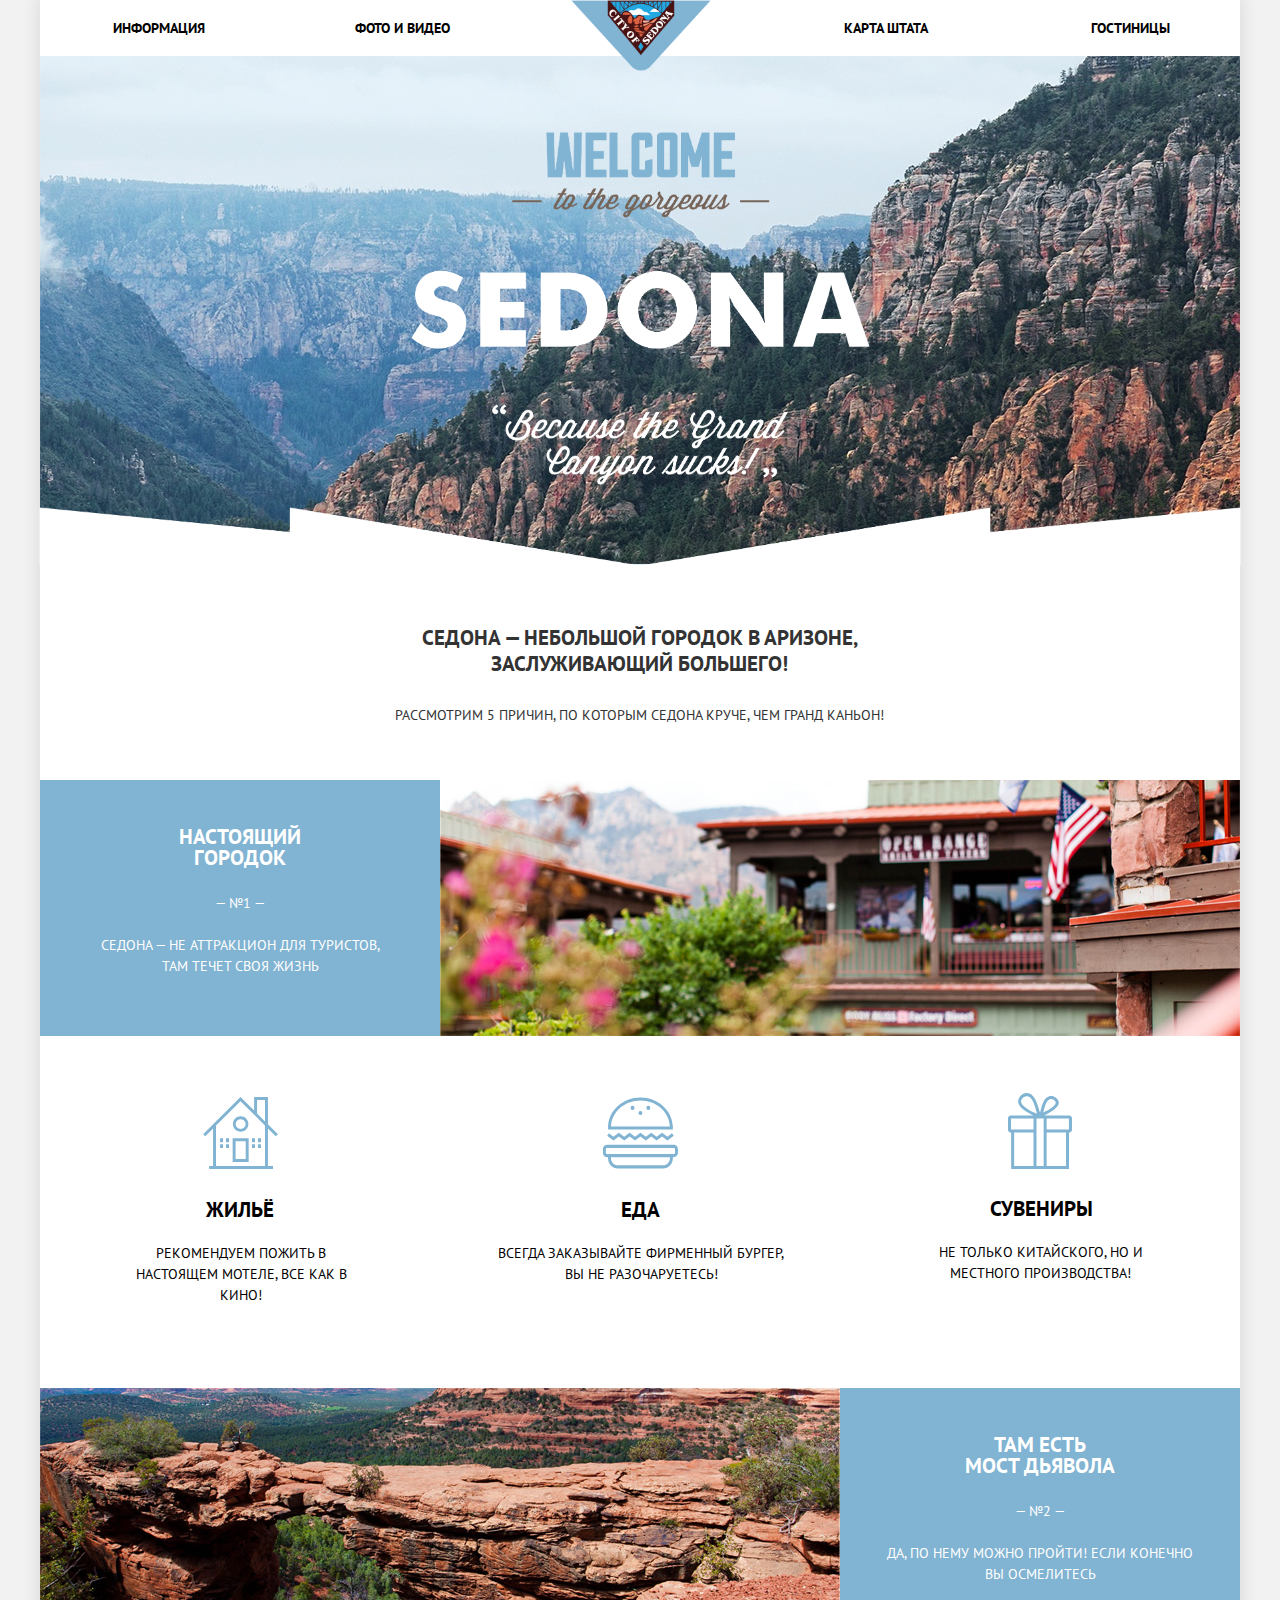
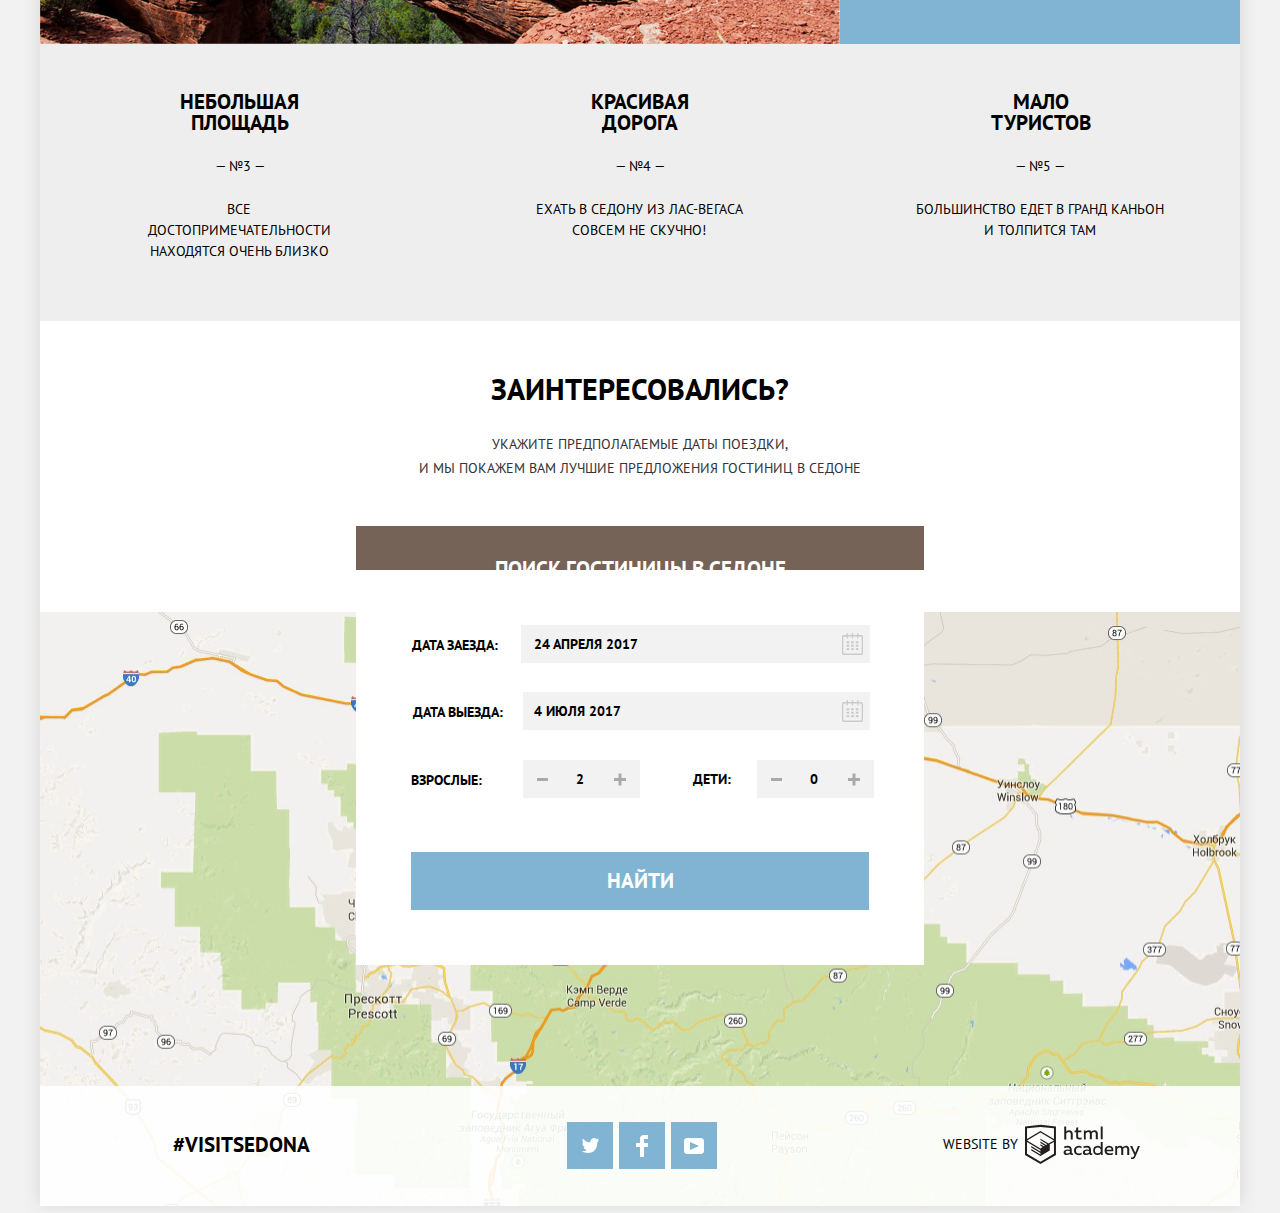
<file: index.html>
<!DOCTYPE html>
<html lang="ru">
  <head>
    <meta charset="utf-8">
    <link href="https://fonts.googleapis.com/css?family=PT+Sans:400,700&amp;subset=cyrillic" rel="stylesheet">
    <link href="css/style.css" rel="stylesheet">
    <title>HTML Academy: Седона</title>
  </head>
  <body>
    <section class="wrapper">

      <header class="header">
        <img class="index-logo" src="img/index-logo.png" width="140" height="71" alt="Логотип Седона">
        <ul class="nav">
          <li class="information"><a href="info.html">Информация</a></li>
          <li class="photo"><a href="photo.html">Фото и видео</a></li>
          <li class="map-state"><a href="map.html">Карта штата</a></li>
          <li class="hotels"><a href="hotels.html">Гостиницы</a></li>
        </ul>
      </header>
      
      <div class="promo-block">
        <h1 class="visually-hidden">Добро пожаловать в великолепную Седону</h1>
        <div class="index-picture">
          <img src="img/welcome-sedona.png" width="459" height="353" alt="Welcome Sedona">
        </div>
      </div>

      <div class="description">
        <h2>Седона — небольшой городок в Аризоне, заслуживающий большего!</h2>
        <p>Рассмотрим 5 причин, по которым Седона круче, чем Гранд каньон!</p>
      </div>
    
      <!--Причины-->
      <section class="reasons">
        <!--Первая строка-->
        <div class="reason-row-up">
          <div class="items-reason-row-up">
            <h3>Настоящий городок</h3>
            <span>— №1 —</span>
            <p>Седона — не аттракцион для туристов, там течет своя жизнь</p>
          </div>
          <span class="true-town">
            <img src="img/true-town.jpg" width="800" height="256" alt="Настоящий гороок">
          </span>
        </div>
        <!--Вторая строка-->
        <div class="reason-picture">
          <div class="life">
            <img src="img/home.svg" alt="Жилье" width="75" height="72">
            <h3>Жильё</h3>
            <p>Рекомендуем пожить в настоящем мотеле, все как в кино!</p>
          </div>
          <div class="food">
            <img src="img/food.svg" alt="Еда" width="75" height="72">
            <h3>Еда</h3>
            <p>Всегда заказывайте фирменный бургер, вы не разочаруетесь!</p>
          </div>
          <div class="presents">
            <img src="img/presents.svg" alt="Сувениры" width="64" height="76">
            <h3>Сувениры</h3>
            <p>Не только китайского, но и местного производства!</p>
          </div>
        </div>
        <!--Третья строка-->
        <div class="reason-row-down">
          <span class="devil-bridge">
            <img src="img/devil-bridge.jpg" width="800" height="256" alt="Настоящий гороок">
          </span>
          <div class="items-reason-row-down">
            <h3>Там есть<br>мост дьявола</h3>
            <span>— №2 —</span>
            <p>Да, по нему можно пройти! если конечно вы осмелитесь</p>
          </div>
        </div>
        <!--Четвертая строка-->
        <div class="reason-numbers">
          <div class="small-area">
            <h3>Небольшая площадь</h3>
            <span>— №3 —</span>
            <p>Все достопримечательности находятся очень близко</p>
          </div>
          <div class="nice-road">
            <h3>Красивая дорога</h3>
            <span>— №4 —</span>
            <p>Ехать в Седону из Лас-Вегаса совсем не скучно!</p>
          </div>
          <div class="few-tourists">
            <h3>Мало туристов</h3>
            <span>— №5 —</span>
            <p>Большинство едет в Гранд Каньон и толпится там</p>
          </div>
        </div>
      </section>

      <div class="search">
        <h2>Заинтересовались?</h2>
        <p>Укажите предполагаемые даты поездки,<br> и мы покажем вам лучшие предложения гостиниц в Седоне</p>
        
        <a href="form-hotels.html">Поиск гостиницы в Седоне</a>

        <form class="hotel-search" action="hotels.html" method="post">

          <div class="block-search first-line">
            <label for="date-income">Дата заезда:</label>
            <div class="container-input input-first">
              <input id="date-income" type="text" name="date-income" value="24 апреля 2017">
            </div>
            <button class="button" type="button">
              <svg version="1.1" id="Layer_1" xmlns="http://www.w3.org/2000/svg" xmlns:xlink="http://www.w3.org/1999/xlink" x="0px" y="0px"
                width="21px" height="22px" viewBox="0 0 21 22" enable-background="new 0 0 21 22" xml:space="preserve" class="calendar">
              <g id="calendar_1_">
                <path d="M19.251,2.025h-2.845V0.648c0-0.381-0.294-0.689-0.656-0.689c-0.363,0-0.656,0.308-0.656,0.689v1.377h-3.938V0.648
                  c0-0.381-0.294-0.689-0.655-0.689c-0.363,0-0.657,0.308-0.657,0.689v1.377H5.906V0.648c0-0.381-0.294-0.689-0.656-0.689
                  c-0.363,0-0.657,0.308-0.657,0.689v1.377H1.75C0.784,2.025,0,2.847,0,3.862v16.302C0,21.179,0.784,22,1.75,22h17.501
                  C20.217,22,21,21.179,21,20.164V3.862C21,2.847,20.217,2.025,19.251,2.025z M19.688,20.164c0,0.253-0.195,0.459-0.437,0.459H1.75
                  c-0.241,0-0.438-0.206-0.438-0.459V3.862c0-0.253,0.196-0.459,0.438-0.459h2.844v1.378c0,0.381,0.294,0.689,0.657,0.689
                  c0.362,0,0.656-0.308,0.656-0.689V3.403h3.938v1.378c0,0.381,0.294,0.689,0.657,0.689c0.361,0,0.655-0.308,0.655-0.689V3.403h3.938
                  v1.378c0,0.381,0.293,0.689,0.656,0.689c0.362,0,0.656-0.308,0.656-0.689V3.403h2.845c0.241,0,0.437,0.206,0.437,0.459V20.164z"/>
                <rect x="4.594" y="8.225" width="2.625" height="2.066"/>
                <rect x="4.594" y="11.668" width="2.625" height="2.067"/>
                <rect x="4.594" y="15.112" width="2.625" height="2.066"/>
                <rect x="9.188" y="15.112" width="2.625" height="2.066"/>
                <rect x="9.188" y="11.668" width="2.625" height="2.067"/>
                <rect x="9.188" y="8.225" width="2.625" height="2.066"/>
                <rect x="13.781" y="15.112" width="2.625" height="2.066"/>
                <rect x="13.781" y="11.668" width="2.625" height="2.067"/>
                <rect x="13.781" y="8.225" width="2.625" height="2.066"/>
              </g>
              </svg>
            </button>
            <p class="visually-hidden">Выбрать дату</p>
          </div>

          <div class="block-search second-line">
            <label for="date-outcome">Дата выезда:</label>
            <div class="container-input input-second">
              <input id="date-outcome" type="text" name="date-outcome" value="4 июля 2017">
            </div>
            <button class="button" type="button">
              <svg version="1.1" id="Layer_2" xmlns="http://www.w3.org/2000/svg" xmlns:xlink="http://www.w3.org/1999/xlink" x="0px" y="0px"
                width="21px" height="22px" viewBox="0 0 21 22" enable-background="new 0 0 21 22" xml:space="preserve" class="calendar">
              <g id="calendar_2_">
                <path d="M19.251,2.025h-2.845V0.648c0-0.381-0.294-0.689-0.656-0.689c-0.363,0-0.656,0.308-0.656,0.689v1.377h-3.938V0.648
                  c0-0.381-0.294-0.689-0.655-0.689c-0.363,0-0.657,0.308-0.657,0.689v1.377H5.906V0.648c0-0.381-0.294-0.689-0.656-0.689
                  c-0.363,0-0.657,0.308-0.657,0.689v1.377H1.75C0.784,2.025,0,2.847,0,3.862v16.302C0,21.179,0.784,22,1.75,22h17.501
                  C20.217,22,21,21.179,21,20.164V3.862C21,2.847,20.217,2.025,19.251,2.025z M19.688,20.164c0,0.253-0.195,0.459-0.437,0.459H1.75
                  c-0.241,0-0.438-0.206-0.438-0.459V3.862c0-0.253,0.196-0.459,0.438-0.459h2.844v1.378c0,0.381,0.294,0.689,0.657,0.689
                  c0.362,0,0.656-0.308,0.656-0.689V3.403h3.938v1.378c0,0.381,0.294,0.689,0.657,0.689c0.361,0,0.655-0.308,0.655-0.689V3.403h3.938
                  v1.378c0,0.381,0.293,0.689,0.656,0.689c0.362,0,0.656-0.308,0.656-0.689V3.403h2.845c0.241,0,0.437,0.206,0.437,0.459V20.164z"/>
                <rect x="4.594" y="8.225" width="2.625" height="2.066"/>
                <rect x="4.594" y="11.668" width="2.625" height="2.067"/>
                <rect x="4.594" y="15.112" width="2.625" height="2.066"/>
                <rect x="9.188" y="15.112" width="2.625" height="2.066"/>
                <rect x="9.188" y="11.668" width="2.625" height="2.067"/>
                <rect x="9.188" y="8.225" width="2.625" height="2.066"/>
                <rect x="13.781" y="15.112" width="2.625" height="2.066"/>
                <rect x="13.781" y="11.668" width="2.625" height="2.067"/>
                <rect x="13.781" y="8.225" width="2.625" height="2.066"/>
              </g>
              </svg>
            </button>
            <p class="visually-hidden">Выбрать дату</p>
          </div>

          <div class="block-search-third-line">

            <!--Взрослые-->
            <label class="adults-label" for="adults">Взрослые:</label>
            <button class="button-symbol minus minus-left" type="button"></button>
            <p class="visually-hidden">Убрать</p>
            <div class="small-container-input">
              <input id="adults" type="text" name="adults" value="2">
            </div>
            <button class="button-symbol plus" type="button"></button>
            <p class="visually-hidden">Добавить</p>

            <!--Дети-->
            <label class="child-label" for="child">Дети:</label>
            <button class="button-symbol minus minus-right" type="button"></button>
            <p class="visually-hidden">Убрать</p>
            <div class="small-container-input">
              <input id="child" type="text" name="child" value="0">
            </div>
            <button class="button-symbol plus" type="button"></button>
            <p class="visually-hidden">Добавить</p>
          </div>

          <button class="button-find" type="submit">Найти</button>
        </form>
            
      </div>

      <section class="map">
        <img src="img/map.jpg" width="1200" height="594" alt="карта">
      </section>

      <footer class="footer">
        <div class="footer-container">
          <p class="footer-visitsedona">#visitsedona</p>
          <ul class="social-buttons">
            <li><a class="social-button-twitter" href="#">
              <svg xmlns="http://www.w3.org/2000/svg" xmlns:xlink="http://www.w3.org/1999/xlink" width="17" height="15" viewBox="0 0 17 15"><path fill="#FFF" d="M10.95.144c1.685-.496 2.984.27 3.577 1.179.673-.231 1.331-.481 2.011-.708a2.345 2.345 0 0 1-.857 1.768c.685.17 1.304-.491 1.304-.491-.169 1-1.006 1.788-1.563 2.024-.231 6.75-3.175 11.217-10.077 11.082h-.446c-.41 0-4.164-.46-4.898-1.887 2.271.196 3.893-.422 4.693-1.177-.96-.3-2.679-.477-2.979-2.95.349.106.564.228 1.19.119C1.705 8.247.374 7.53.448 5.33c.285.328 1.067.536 1.34.472C1.085 5.561-.182 2.442.894.85c1.818 1.854 3.735 3.606 7.152 3.773C8.254 2.33 9.183.793 10.95.144z"/></svg>
              <p class="visually-hidden">Твиттер</p>
            </a></li>
            <li><a class="social-button-facebook" href="#">
              <svg xmlns="http://www.w3.org/2000/svg" width="12" height="22" viewBox="0 0 12 22"><path fill="#FFF" d="M12 4V0H8a4 4 0 0 0-4 4v4H0v4h4v10h4V12h4V8H8V4h4z"/></svg>
              <p class="visually-hidden">Фэйсбук</p>
            </a></li>
            <li><a class="social-button-youtube" href="#">
              <svg xmlns="http://www.w3.org/2000/svg" xmlns:xlink="http://www.w3.org/1999/xlink" width="20" height="16" viewBox="0 0 20 16"><path fill="#FFF" d="M17 0H3C1.35 0 0 1.35 0 3v10c0 1.65 1.35 3 3 3h14c1.65 0 3-1.35 3-3V3c0-1.65-1.35-3-3-3zM6.027 11.998V4.002L15.014 8l-8.987 3.998z"/></svg>
              <p class="visually-hidden">Ютуб</p>
            </a></li>
          </ul>
          <div class="footer-copyright">
            <p class="footer-website">website by</p>
            <a class="footer-htmllogo" href="https://htmlacademy.ru/intensive/htmlcss">
              <img src="img/logo-htmlacademy.svg" width="115" height="41" alt="Логотип htmlacademy">
            </a>
          </div>
        </div>
      </footer>
    </section>
  </body>
</html>
</file>
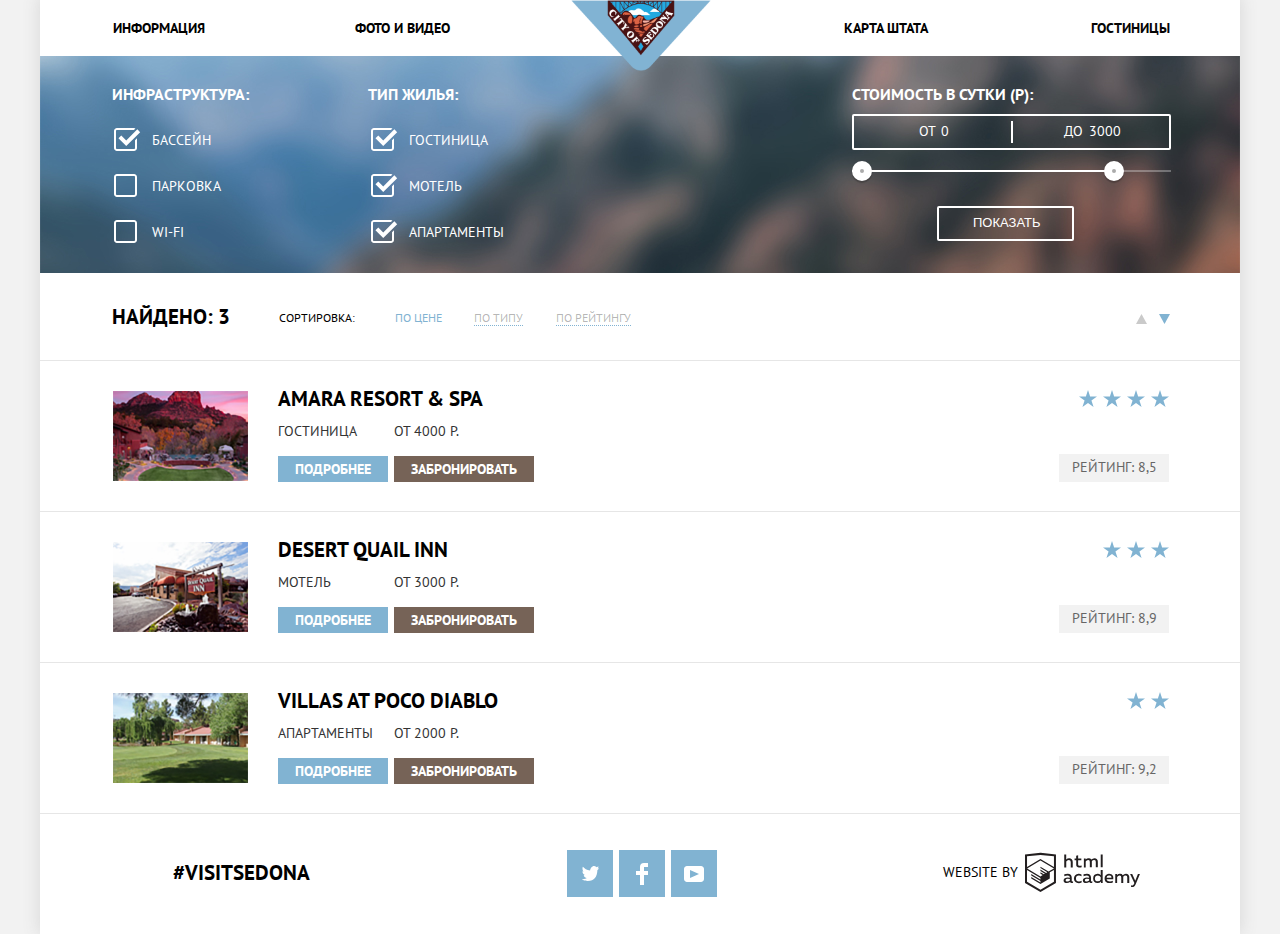
<file: hotels.html>
<!DOCTYPE html>
<html lang="ru">
  <head>
    <meta charset="utf-8">
    <link href="https://fonts.googleapis.com/css?family=PT+Sans:400,700&amp;subset=cyrillic" rel="stylesheet">
    <link href="css/style.css" rel="stylesheet">
    <title>HTML Academy: Седона</title>
  </head>
  <body>
    <section class="wrapper">
      
      <header class="header">
        <a href="index.html" class="index-logo"><img src="img/index-logo.png" width="140" height="71" alt="Логотип Седона"></a>
        <ul class="nav">
          <li class="information"><a href="info.html">Информация</a></li>
          <li class="photo"><a href="photo.html">Фото и видео</a></li>
          <li class="map-state"><a href="map.html">Карта штата</a></li>
          <li class="hotels current"><a href="hotels.html">Гостиницы</a></li>
        </ul>
      </header>

      <h1 class="visually-hidden">Гостиницы</h1>
      
      <section class="background-picture">
        <form class="filter" action="hotels.html" method="GET">

          <!--Инфраструктура-->
          <fieldset class="infrastructure">
            <legend>Инфраструктура:</legend>
            <ul>
              <li class="filter-option">
                <input class="visually-hidden filter-input-checkbox" 
                type="checkbox" name="pool" id="pool" checked>
                <label for="pool">Бассейн</label>
              </li>
              <li class="filter-option">
                <input class="visually-hidden filter-input-checkbox" 
                type="checkbox" name="parking" id="parking">
                <label for="parking">Парковка</label>
              </li>
              <li class="filter-option">
                <input class="visually-hidden filter-input-checkbox" 
                type="checkbox" name="wi-fi" id="wi-fi">
                <label for="wi-fi">Wi-fi</label>
              </li>
            </ul>
          </fieldset>

          <!--Тип жилья-->
          <fieldset class="type-house">
            <legend>Тип жилья:</legend>
            <ul>
              <li class="filter-option">
                <input class="visually-hidden filter-input-checkbox" 
                type="checkbox" name="hotel" id="hotel" checked>
                <label for="hotel">Гостиница</label>
              </li>
              <li class="filter-option">
                <input class="visually-hidden filter-input-checkbox" 
                type="checkbox" name="motel" id="motel" checked>
                <label for="motel">Мотель</label>
              </li>
              <li class="filter-option">
                <input class="visually-hidden filter-input-checkbox" 
                type="checkbox" name="apartments" id="apartments" checked>
                <label for="apartments">Апартаменты</label>
              </li>
            </ul>
          </fieldset>

            <!--Правый фильтр-->
          <div class="filter-range">
            <div class="filter-range-title">Стоимость в сутки (р):</div>
            <div class="price-controls">
              <label class="min-price">от <input type="text" name="min-price" value="0"></label>
              <label class="max-price">до <input type="text" name="max-price" value="3000"></label>
            </div>
            <div class="range-controls">
              <div class="scale">
                <div class="bar"></div>
              </div>
              <div class="range-toggle range-toggle-min"></div>
              <div class="range-toggle range-toggle-max"></div>
            </div>
            <button class="btn-transparent" type="submit">Показать</button>
          </div>

        </form>
      </section>

      <!--Сортировка-->
      <section class="sorting">
        <p class="sorting-left">Найдено: 3</p>
        <ul class="sorting-center">
          <li>сортировка:</li>
          <li class="sorting-center-active"><a href="#">по цене</a></li>
          <li class="on-type"><a href="#">по типу</a></li>
          <li class="on-rating"><a href="#">по рейтингу</a></li>
        </ul>
        <div class="sorting-right">
          <a href="#"><svg xmlns="http://www.w3.org/2000/svg" width="11" height="10" viewBox="0 0 11 10"><path fill="#231F20" d="M5.5 0L0 10h11z" class="arrow"/></svg></a>
          <a href="#"><svg xmlns="http://www.w3.org/2000/svg" width="11" height="10" viewBox="0 0 11 10"><path fill="#231F20" d="M5.5 10L0 0h11" class="arrow arrow-active"/></svg></a>
        </div>
      </section>

      <section class="catalog">
        <h2 class="visually-hidden">Каталог гостиниц</h2>
        <ul class="catalog-list">

          <!--Первая строка-->
          <li class="catalog-item">
            <figure class="catalog-photo">
              <img src="img/amara-resort-and-spa.jpg" width="135" height="90" alt="Фото гостинницы amara-resort-and-spa">
            </figure>
            <div class="left-info">
              <h3 class="name-hotel"><a href="#">Amara resort & SPA</a></h3>
              <div class="name-price">
                <p class="type-hotel">Гостиница</p>
                <p>от 4000 р.</p>
              </div>
              <div class="catalog-buttons">
                <a class="button-more" href="#">Подробнее</a>
                <a class="button-reservation" href="#">Забронировать</a>
              </div>
            </div>
            <!--Правая часть строки-->
            <div class="right-info">
              <div class="group-star">
                <img class="star" src="img/star.svg" width="18" height="17" alt="звезда">
                <img class="star" src="img/star.svg" width="18" height="17" alt="звезда">
                <img class="star" src="img/star.svg" width="18" height="17" alt="звезда">
                <img class="star" src="img/star.svg" width="18" height="17" alt="звезда">
                <p class="visually-hidden">Четыре звезды</p>
              </div>
              <p class="rating">Рейтинг: 8,5</p>
            </div>
          </li>

          <!--Вторая строка-->
          <li class="catalog-item">
            <figure class="catalog-photo">
              <img src="img/desert-quail-inn.jpg" width="135" height="90" alt="Фото гостинницы desert quail inn">
            </figure>
            <div class="left-info">
              <h3 class="name-hotel"><a href="#">desert quail inn</a></h3>
              <div class="name-price">
                <p class="type-hotel">мотель</p>
                <p>от 3000 р.</p>
              </div>
              <div class="catalog-buttons">
                <a class="button-more" href="#">Подробнее</a>
                <a class="button-reservation" href="#">Забронировать</a>
              </div>
            </div>
            <!--Правая часть строки-->
            <div class="right-info">
              <div class="group-star">
                <img class="star" src="img/star.svg" width="18" height="17" alt="звезда">
                <img class="star" src="img/star.svg" width="18" height="17" alt="звезда">
                <img class="star" src="img/star.svg" width="18" height="17" alt="звезда">
                <p class="visually-hidden">Три звезды</p>
              </div>
              <p class="rating">Рейтинг: 8,9</p>
            </div>
          </li>

          <!--Третья строка-->
          <li class="catalog-item border-bottom">
            <figure class="catalog-photo">
              <img src="img/villas-at-poco-diablo.jpg" width="135" height="90" alt="Фото гостинницы villas at poco diablo">
            </figure>
            <div class="left-info">
              <h3 class="name-hotel"><a href="#">villas at poco diablo</a></h3>
              <div class="name-price">
                <p class="type-hotel">Апартаменты</p>
                <p>от 2000 р.</p>
              </div>
              <div class="catalog-buttons">
                <a class="button-more" href="#">Подробнее</a>
                <a class="button-reservation" href="#">Забронировать</a>
              </div>
            </div>
            <!--Правая часть строки-->
            <div class="right-info">
              <div class="group-star">
                <img class="star" src="img/star.svg" width="18" height="17" alt="звезда">
                <img class="star" src="img/star.svg" width="18" height="17" alt="звезда">
                <p class="visually-hidden">Две звезды</p>
              </div>
              <p class="rating">Рейтинг: 9,2</p>
            </div>
          </li>
        </ul>
      </section>

      <footer class="footer footer-inner">
        <div class="footer-container">
          <p class="footer-visitsedona">#visitsedona</p>
          <ul class="social-buttons">
            <li><a class="social-button-twitter" href="#">
              <svg xmlns="http://www.w3.org/2000/svg" xmlns:xlink="http://www.w3.org/1999/xlink" width="17" height="15" viewBox="0 0 17 15"><path fill="#FFF" d="M10.95.144c1.685-.496 2.984.27 3.577 1.179.673-.231 1.331-.481 2.011-.708a2.345 2.345 0 0 1-.857 1.768c.685.17 1.304-.491 1.304-.491-.169 1-1.006 1.788-1.563 2.024-.231 6.75-3.175 11.217-10.077 11.082h-.446c-.41 0-4.164-.46-4.898-1.887 2.271.196 3.893-.422 4.693-1.177-.96-.3-2.679-.477-2.979-2.95.349.106.564.228 1.19.119C1.705 8.247.374 7.53.448 5.33c.285.328 1.067.536 1.34.472C1.085 5.561-.182 2.442.894.85c1.818 1.854 3.735 3.606 7.152 3.773C8.254 2.33 9.183.793 10.95.144z"/></svg>
              <p class="visually-hidden">Твиттер</p>
            </a></li>
            <li><a class="social-button-facebook" href="#">
              <svg xmlns="http://www.w3.org/2000/svg" width="12" height="22" viewBox="0 0 12 22"><path fill="#FFF" d="M12 4V0H8a4 4 0 0 0-4 4v4H0v4h4v10h4V12h4V8H8V4h4z"/></svg>
              <p class="visually-hidden">Фэйсбук</p>
            </a></li>
            <li><a class="social-button-youtube" href="#">
              <svg xmlns="http://www.w3.org/2000/svg" xmlns:xlink="http://www.w3.org/1999/xlink" width="20" height="16" viewBox="0 0 20 16"><path fill="#FFF" d="M17 0H3C1.35 0 0 1.35 0 3v10c0 1.65 1.35 3 3 3h14c1.65 0 3-1.35 3-3V3c0-1.65-1.35-3-3-3zM6.027 11.998V4.002L15.014 8l-8.987 3.998z"/></svg>
              <p class="visually-hidden">Ютуб</p>
            </a></li>
          </ul>
          <div class="footer-copyright">
            <p class="footer-website">website by</p>
            <a class="footer-htmllogo" href="https://htmlacademy.ru/intensive/htmlcss">
              <img src="img/logo-htmlacademy.svg" width="115" height="41" alt="Логотип htmlacademy">
            </a>
          </div>
        </div>
      </footer>

    </section>
  </body>
</html>
</file>
<file: css/style.css>
body {
  margin: 0;

  font-family: "PT Sans", Arial, sans-serif;
  font-size: 14px;
  line-height: 24px;
  font-weight: 700;
  color: #000000;
  text-transform: uppercase;

  background-color: #f2f2f2;
}

a {
  text-decoration: none;
}

.header {
  font-size: 14px;
  line-height: 26px;
  color: #000000;
  width: 1200px;

  background-color: #ffffff;
}

.index-picture {
  padding-top: 76px;
  text-align: center;
}

.nav,
.social-buttons,
.catalog-list {
  list-style: none;
}

.nav a {
  color: #000000;
}

.nav a:hover {
  color: #81b3d2;
}

.nav a:active {
  color: rgba(0, 0, 0, 0.3);
}

.current a {
  color: #050505;
}

.description {
  width: 489px;
  line-height: 26px;
  margin: 0;
  margin-left: 355px;
  font-weight: normal;
  text-align: center;
  color: #333333;
}

.description h2 {
  font-size: 21px;
  line-height: 26px;
  margin: 0;
  margin-top: 60px;
}

.description p {
  margin: 0;
  padding: 0;
  font-size: 14px;
  line-height: 26px;
  margin-top: 25px;
}

.search h2 {
  font-size: 30px;
  line-height: 36px;
  text-align: center;
  margin: 0;
  padding: 0;
  padding-top: 50px;
}

.search p {
  font-weight: normal;
  text-align: center;
  color: #333333;
  margin: 0;
  padding: 0;
  padding-top: 25px;
}

.search a {
  width: 568px;
  font-size: 21px;
  line-height: 26px;
  background-color: #766357;
  color: #ffffff;

  margin: 0;
  padding: 0;
  margin-top: 46px;
  padding-top: 30px;
  padding-bottom: 30px;
}

.hotel-search {
  background-color: #ffffff;
  position: absolute;
  width: 568px;
  left: 50%;
  top: 2170px;
  transform: translateX(-50%);
}

.find-hotel a{
  font-size: 21px;
  line-height: 26px;
  text-align: center;
  color: #ffffff;

  background-color: #766357;
}

.search a:hover,
.button-reservation:hover {
  background-color: #604e43;
}

.search a:active,
.button-reservation:active {
  color: rgba(255, 255, 255, 0.3);

  background-color: #503e33;
}

.container-input input {
  font: inherit;
  text-transform: uppercase;
  background-color: #f2f2f2;
  border: none;
  width: 298px;
  height: 36px;
}

.input-first input {
  margin-left: 23px;
  padding-left: 13px;
}

.input-second input {
  margin-left: 20px;
  padding-left: 11px;
}

.block-search-item input:hover {
  background-color: #ebebeb;
}

.block-search-item input:focus {
  background-color: #ffffff;
  border: 1px solid #ebebeb;
}

.first-line {
  margin-top: 55px;
  margin-left: 56px;
}

.first-line label {
  margin-top: 8px;
}

.second-line {
  margin-top: 29px;
  margin-left: 57px;
}

.second-line label {
  margin-top: 8px;
}

.button {
  font: inherit;
  background-color: #f2f2f2;
  border: none;
  width: 36px;
  height: 38px;
}

.block-search-third-line {
  display: flex;
  width: 568px;
  margin-top: 30px;
}

button svg {
  margin-top: 6px;
}

.adults-label {
  margin-left: 55px;
  margin-top: 8px;
}

.child-label {
  margin-left: 53px;
  margin-top: 7px;
}

.small-container-input input {
  font: inherit;
  width: 25px;
  height: 36px;
  background-color: #f2f2f2;
  border: none;
  padding-left: 16px;
}

.button-find {
  font: inherit;
  width: 458px;
  font-size: 21px;
  line-height: 26px;
  text-align: center;
  color: #ffffff;
  padding-top: 16px;
  padding-bottom: 16px;
  margin-top: 54px;
  margin-bottom: 55px;
  text-transform: uppercase;

  background-color: #81b3d2;
  border: none;
}

.button-find:hover,
.button-more:hover {
  background-color: #669ec0;
}

.button-find:active,
.button-more:active {
  color: rgba(255, 255, 255, 0.3);

  background-color: #5496bd;
}

.social-button-twitter,
.social-button-facebook,
.social-button-youtube {
  background-color: #81b3d2;
  width: 46px;
  height: 47px;
  display: flex;
  justify-content: center;
  align-items: center;
}

.social-button-facebook {
  margin-left: 1px;
}

.social-button-youtube {
  margin-left: 2px;
}

.social-button-twitter:hover,
.social-button-facebook:hover,
.social-button-youtube:hover {
  background-color: #669ec0;
}

.social-button-twitter:active,
.social-button-facebook:active,
.social-button-youtube:active {
  background-color: #5496bd;
}

.catalog-buttons {
  margin: 0;
  padding: 0;
  margin-top: 7px;
}

.button-more {
  line-height: 21px;
  color: #ffffff;
  margin: 0;
  padding: 0;
  padding-top: 4px;
  padding-bottom: 4px; 
  padding-left: 17px;
  padding-right: 17px;
  background-color: #81b3d2;
}

.button-reservation {
  line-height: 21px;
  text-align: left;
  color: #ffffff;
  padding-left: 17px;
  padding-right: 17px;
  padding-top: 4px;
  padding-bottom: 4px;
  margin-left: 2px;
  background-color: #766357;
}

.calendar {
  fill: #cacaca;
}

.calendar:hover {
  fill: #000000;
}

.calendar:active {
  fill: #81b3d2;
}

.catalog-list {
  padding: 0;
  margin: 0;
  background: #ffffff;
}

.wrapper {
  position: relative;
  width: 1200px;
  margin-left: auto;
  margin-right: auto;
  background-color: #ffffff;
  box-shadow: 0 -2px 15px 2px #dbdbdb;
}

.nav {
  display: flex;
  justify-content: space-between;
  align-items: center;
  height: 56px;
  margin: 0;
  padding: 0;
}

.information {
  width: 300px;
  text-align: left;
  padding-left: 73px;
}

.photo {
  width: 300px;
  text-align: left;
  padding-right: 90px;
}

.map-state {
  width: 300px;
  text-align: right;
}

.hotels {
  width: 300px;
  text-align: right;
  padding-right: 70px;
}

.promo-block {
  position: relative;
  width: 1200px;
  height: 509px;
  background: url(../img/index-background.jpg);
}

.promo-block:before {
  content: "";
  position: absolute;
  bottom: -1px;
  left: -1px;
  background: url(../img/polygon-no.png);
  background-size: cover;
  width: 1202px;
  height: 59px;
}

.visually-hidden:not(:focus):not(:active),
input[type="checkbox"].visually-hidden,
input[type="radio"].visually-hidden {
  position: absolute;

  width: 1px;
  height: 1px;
  margin: -1px;
  border: 0;
  padding: 0;

  white-space: nowrap;

  clip-path: inset(100%);
  clip: rect(0 0 0 0);
  overflow: hidden;
}

.search {
  display: flex;
  flex-direction: column;
  align-items: center;
  text-align: center;
}

.block-search {
  display: flex;
  width: 568px;
}

.footer {
  position: absolute;
  bottom: 0;
  width: 100%;
  background-color: rgba(255,255,255,0.9);
  padding-top: 36px;
  padding-bottom: 34px;

  box-sizing: border-box;
}

.footer-inner {
  position: static;
  bottom: auto;
}

.footer-container {
  display: flex;
  justify-content: space-between;
}

.footer-visitsedona {
  margin: 0;
  margin-left: 133px;
  margin-top: 10px;
  font-size: 21px;
  line-height: 26px;
}

.social-buttons {
  display: flex;
  justify-content: space-between;
  margin: 0;
  padding: 0;
  margin-left: 257px;
  width: 150px;
}

.social-buttons li {
  width: 48px;
  height: 48px;
}

.footer-copyright {
  width: 220px;
  margin-left: auto;
  margin-right: 77px;
  margin-top: 2px;
  display: flex;
}

.footer-website {
  margin: 0;
  width: 78px;
  margin-top: 8px;
  margin-right: 4px;
  font-weight: 400;
}

.footer-htmllogo {
  width: 115px;
}

.catalog-item {
  border-top: 1px solid rgb(230, 230, 230);
  display: flex;
  padding: 0;
  margin: 0;
  padding-bottom: 15px;
}

.border-bottom {
  border-bottom: 1px solid rgb(230, 230, 230);
}

.right-info {
  margin-left: auto;
  width: 110px;
  padding-top: 29px;
  padding-right: 71px;
}

.index-logo {
  position: absolute;
  left: 50%;
  top: 0;
  margin-right: auto;
  margin-left: -69px;
  z-index: 1;
}

.reasons {
  width: 1200px;
  margin-top: 52px;
}

.reason-row-up,
.reason-row-down {
  width: 1200px;
  margin: 0;
  padding: 0;
  display: flex;
  align-items: center;
}

.reason-row-down {
  margin-top: 82px;
}

.items-reason-row-up,
.items-reason-row-down {
  width: 400px;
  min-height: 256px;
  line-height: 21px;
  text-align: center;
  color: #ffffff;
  background-color: #81b3d2;
  /*padding-top: 43px;
  padding-left: 60px;
  padding-right: 60px;
  padding-bottom: 55px; */
}

.items-reason-row-up h3,
.items-reason-row-down h3 {
  font-size: 21px;
  width: 166px;
  margin: 0 auto;
  margin-top: 46px;
  margin-bottom: 25px;

}

.items-reason-row-up span,
.items-reason-row-up p,
.items-reason-row-down span,
.items-reason-row-down p {
  font-weight: 400;
}

.items-reason-row-up p {
  width: 300px;
  padding: 0;
  margin: 0;
  margin-left: 50px;
  margin-top: 21px;
}

.items-reason-row-down p {
  width: 310px;
  padding: 0;
  margin: 0;
  margin-left: 45px;
  margin-top: 21px;
}

.true-town,
.devil-bridge {
  width: 800px;
  height: 256px;
}

.reason-picture,
.reason-numbers {
  width: 1200px;
  text-align: center;
  color: #000000;
  background-color: #ffffff;

  display: flex;
  justify-content: flex-start;
}

.reason-numbers {
  background-color: #eeeeee;
  padding-bottom: 59px;
}

.life,
.food,
.presents {
  width: 400px;
}

.life img,
.food img {
  padding-top: 61px;
}

.presents img {
  padding-top: 57px;
}

.life h3,
.food h3,
.presents h3 {
  font-size: 21px;
  line-height: 21px;
  margin: 0;
  padding: 0;
  margin-top: 23px;
}

.presents h3 {
  margin-top: 22px;
  margin-left: 3px;
}

.life p,
.food p,
.presents p {
  line-height: 21px;
  font-weight: 400;
}

.life p {
  width: 252px;
  margin: 0;
  padding: 0;
  margin-top: 23px;
  padding-left: 75px;
}

.food p {
  width: 288px;
  padding: 0;
  margin: 0;
  margin-top: 23px;
  padding-left: 57px;
}

.presents p {
  width: 273px;
  padding: 0;
  margin: 0;
  margin-top: 23px;
  padding-left: 64px;
}

.small-area,
.nice-road,
.few-tourists {
  width: 400px;
  text-align: center;
}

.small-area h3,
.nice-road h3,
.few-tourists h3 {
  font-size: 21px;
  line-height: 21px;
  padding-top: 26px;
}

.small-area span,
.nice-road span,
.few-tourists span,
.small-area p,
.nice-road p,
.few-tourists p {
  font-weight: 400;
  line-height: 21px;
}

.small-area h3 {
  width: 163px;
  padding-left: 118px;
}

.nice-road h3 {
  width: 163px;
  padding-left: 118px;
}

.few-tourists h3 {
  width: 146px;
  padding-left: 128px;
}

.small-area p {
  width: 208px;
  padding: 0;
  margin: 0;
  padding-left: 95px;
  padding-top: 21px;
}

.nice-road p {
  width: 262px;
  padding: 0;
  margin: 0;
  padding-top: 21px;
  padding-left: 68px;
}

.few-tourists p {
  width: 250px;
  padding: 0;
  margin: 0;
  padding-top: 21px;
  padding-left: 75px;
}

.catalog-photo {
  padding: 0;
  margin: 0;
  margin-top: 30px;
  margin-left: 73px; 
}

.name-price {
  font-size: 14px;
  line-height: 10px;
  font-weight: 400;
  color: #333333;
  margin: 0;
  padding: 0;
  display: flex;
}

.type-hotel {
  width: 116px;
}

.background-picture {
  width: 1200px;
  height: 217px;
  background-image: url(../img/filter-hotels.jpg);

  margin-top: 0;
}

.filter {
  display: flex;
}

.filter fieldset {
  border: none;
  color: #ffffff;
  margin: 0;
  padding: 0;
  margin-top: 28px;
}

.infrastructure legend {
  color: #ffffff;
  font-size: 16px;
  margin: 0;
  padding: 0;
  line-height: 21px;
  margin-left: 72px;
  margin-bottom: 9px;
}

.infrastructure ul {
  font-weight: 400;
  list-style: none;
  margin-left: 72px;
}

.type-house legend {
  color: #ffffff;
  font-size: 16px;
  line-height: 21px;
  margin-bottom: 23px;
  margin-left: 117px;
}

.type-house ul {
  font-weight: 400;
  margin: 0;
  padding: 0;
  margin-left: 160px;
  list-style: none;
}

.filter-option {
  margin-bottom: 22px;
}

.filter-option label {
  position: relative;
  display: block;
  cursor: pointer;
  user-select: none;
}
  
.filter-input-checkbox + label::before {
  content: "";
  position: absolute;
  left: -38px;
  top: 0;

  width: 23px;
  height: 23px;

  background-image: url("../img/checkbox-off.svg");
  background-repeat: no-repeat;
  background-position: 0 0;
}

.filter-input-checkbox:checked + label::before {
  content: "";

  position: absolute;
  top: 0px;
  left: -38px;

  width: 27px;
  height: 23px;
  
  background-image: url("../img/checkbox-on.svg");
  background-repeat: no-repeat;
  background-position: 0 0;
}

.filter-range {
  width: 319px;
  color: #ffffff;
  text-transform: uppercase;

  padding-left: 348px;
  padding-top: 28px;
}
  
.filter-range-title {
  margin-bottom: 9px;

  font-weight: 600;
  font-size: 16px;
  line-height: 21px;
}
  
.price-controls {
  position: relative;
  
  height: 32px;
  margin-bottom: 20px;

  font-size: 0;

  border: 2px solid #ffffff;
  border-radius: 2px;
}
  
.price-controls::after {
  content: "";
  position: absolute;
  top: 50%;
  left: 50%;

  width: 2px;
  height: 22px;

  background: #ffffff;
  transform: translate(-50%, -50%);
}
  
.price-controls label {
  display: inline-block;

  font-size: 14px;
  line-height: 38px;
  /*vertical-align: top;*/

  cursor: pointer;
}
  
.price-controls .min-price,
.price-controls .max-price {
  width: 90px;
  font-weight: 400;
  line-height: 30px;
}

.price-controls .min-price {
  margin-left: 65px;
}

.price-controls .max-price {
  margin-left: 55px;
}
  
.price-controls input {
  width: 50px;
  height: 26px;
  margin: 0;

  color: inherit;
  font: inherit;

  background: none;
  border: none;
}
  
.range-controls {
  position: relative;

  margin-bottom: 34px;
}
  
.range-controls .scale {
  height: 2px;

  background: rgba(255, 255, 255, 0.3);
}
  
.range-controls .bar {
  width: 80%;
  height: 2px;

  background: #ffffff;
}
  
.range-toggle {
  position: absolute;
  top: -9px;

  width: 4px;
  height: 4px;

  background: #ababab;
  border: 8px solid #ffffff;
  border-radius: 50%;
  box-shadow: 0 2px 1px 0 rgba(0, 1, 1, 0.2);
  cursor: pointer;
}
  
.range-toggle:hover {
  background: #1c4f80;
}
  
.range-toggle-min {
  left: 0;
}
  
.range-toggle-max {
  left: 79%;
}
  
.btn-transparent {
  display: block;
  margin: 0 ;
  padding: 0;
  padding-top: 5px;
  padding-bottom: 6px;
  padding-left: 34px;
  padding-right: 31px;
  margin-left: 85px;

  font-size: 13px;
  line-height: 20px;
  color: #ffffff;
  text-transform: uppercase;

  background: transparent;
  border: 2px solid #ffffff;
  border-radius: 2px;
  cursor: pointer;
}
  
.btn-transparent:hover {
  color: #000000;

  background: #ffffff;
}

.sorting {
  width: 1200px;
  background-color: #ffffff;

  display: flex;
}

.sorting-left {
  font-size: 21px;
  line-height: 26px;

  margin-left: 72px;
  margin-top: 31px;
  padding-bottom: 9px;
}

.sorting-center {
  width: 353px;
  font-size: 12px;
  line-height: 18px;
  list-style: none;
  font-weight: 400;
  margin: 0;
  padding: 0;

  display: flex;
  margin-top: 36px;
  margin-left: 49px;
}

.sorting-center a {
  color: rgba(0, 0, 0, 0.3);
  border-bottom: 1px dotted #81b3d2;
}

.sorting-center a:hover {
  color: #81b3d2;
  border-bottom: 1px dotted #81b3d2;
}

.sorting-center a:active {
  color: #000000;
  border-bottom: none;
}

.sorting-center-active a {
  color: #81b3d2;
  border: none;
  margin-left: 40px;
}

.on-type {
  margin-left: 32px;
}

.on-rating {
  margin-left: 33px;
}

.sorting-right {
  width: 34px;
  margin-left: 504px;
  margin-top: 34px;

  display: flex;
  justify-content: space-between;
}

.arrow {
  fill: #cacaca;
}

.arrow:hover {
  fill: #000000;
}

.arrow:active {
  fill: #81b3d2;
}

.arrow-active {
  fill: #81b3d2;
}

.map {
  width: 1200px;
  height: 594px;
  background-image: url(../img/map.jpg); 
}

.button-symbol {
  width: 37px;
  height: 38px;
  background-color: #f2f2f2;
  border: none;
}

.minus-left {
  margin-left: 41px;
}

.minus-right {
  margin-left: 26px;
}

.rating {
  font-size: 14px;
  line-height: 21px;
  font-weight: 400;
  color: #666666;
  background-color: #f2f2f2;
  text-align: center;
  padding-top: 3px;
  padding-bottom: 4px;
  margin-top: 40px;

}

.group-star {
  text-align: right;
}

.star {
  padding-left: 2px;
}

.left-info {
  margin-left: 30px;
}

.name-hotel {
  font-size: 21px;
  line-height: 26px;
  margin: 0;
  padding: 0;
  margin-top: 25px;
  color: #000000;
}

.name-hotel a {
  color: #000000;
}

.name-hotel a:hover {
  color: #81b3d2;
}

.name-hotel a:active {
  color: rgba(0, 0, 0, 0.3);
}

.minus {
  position: relative;

}

.minus::before {
  position: absolute;
  content: "";
  top: 18px;
  left: 14px;

  width: 11px;
  height: 3px;

  background-color: #a9a9a9;
}

.minus:hover::before {
  background-color: #000000;
}

.minus:active::before {
  background-color: #81b3d2;
}

.plus {
	position: relative;
}

.plus::before {
	position: absolute;
	content: "";
	top: 18px;
	left: 11px;

	width: 12px;
	height: 3px;

	background-color: #a9a9a9;
}

.plus::after {
	position: absolute;
	content: "";
	top: 18px;
	left: 11px;

	width: 12px;
	height: 3px;

	background-color: #a9a9a9;
	-webkit-transform: rotate(90deg);
	-ms-transform: rotate(90deg);
	transform: rotate(90deg);
}

.plus:hover::before {
	background-color: #000000;
}

.plus:active::before {
	background-color: #81b3d2;
}

.plus:hover::after {
	background-color: #000000;
}

.plus:active::after {
	background-color: #81b3d2;
}
</file>
